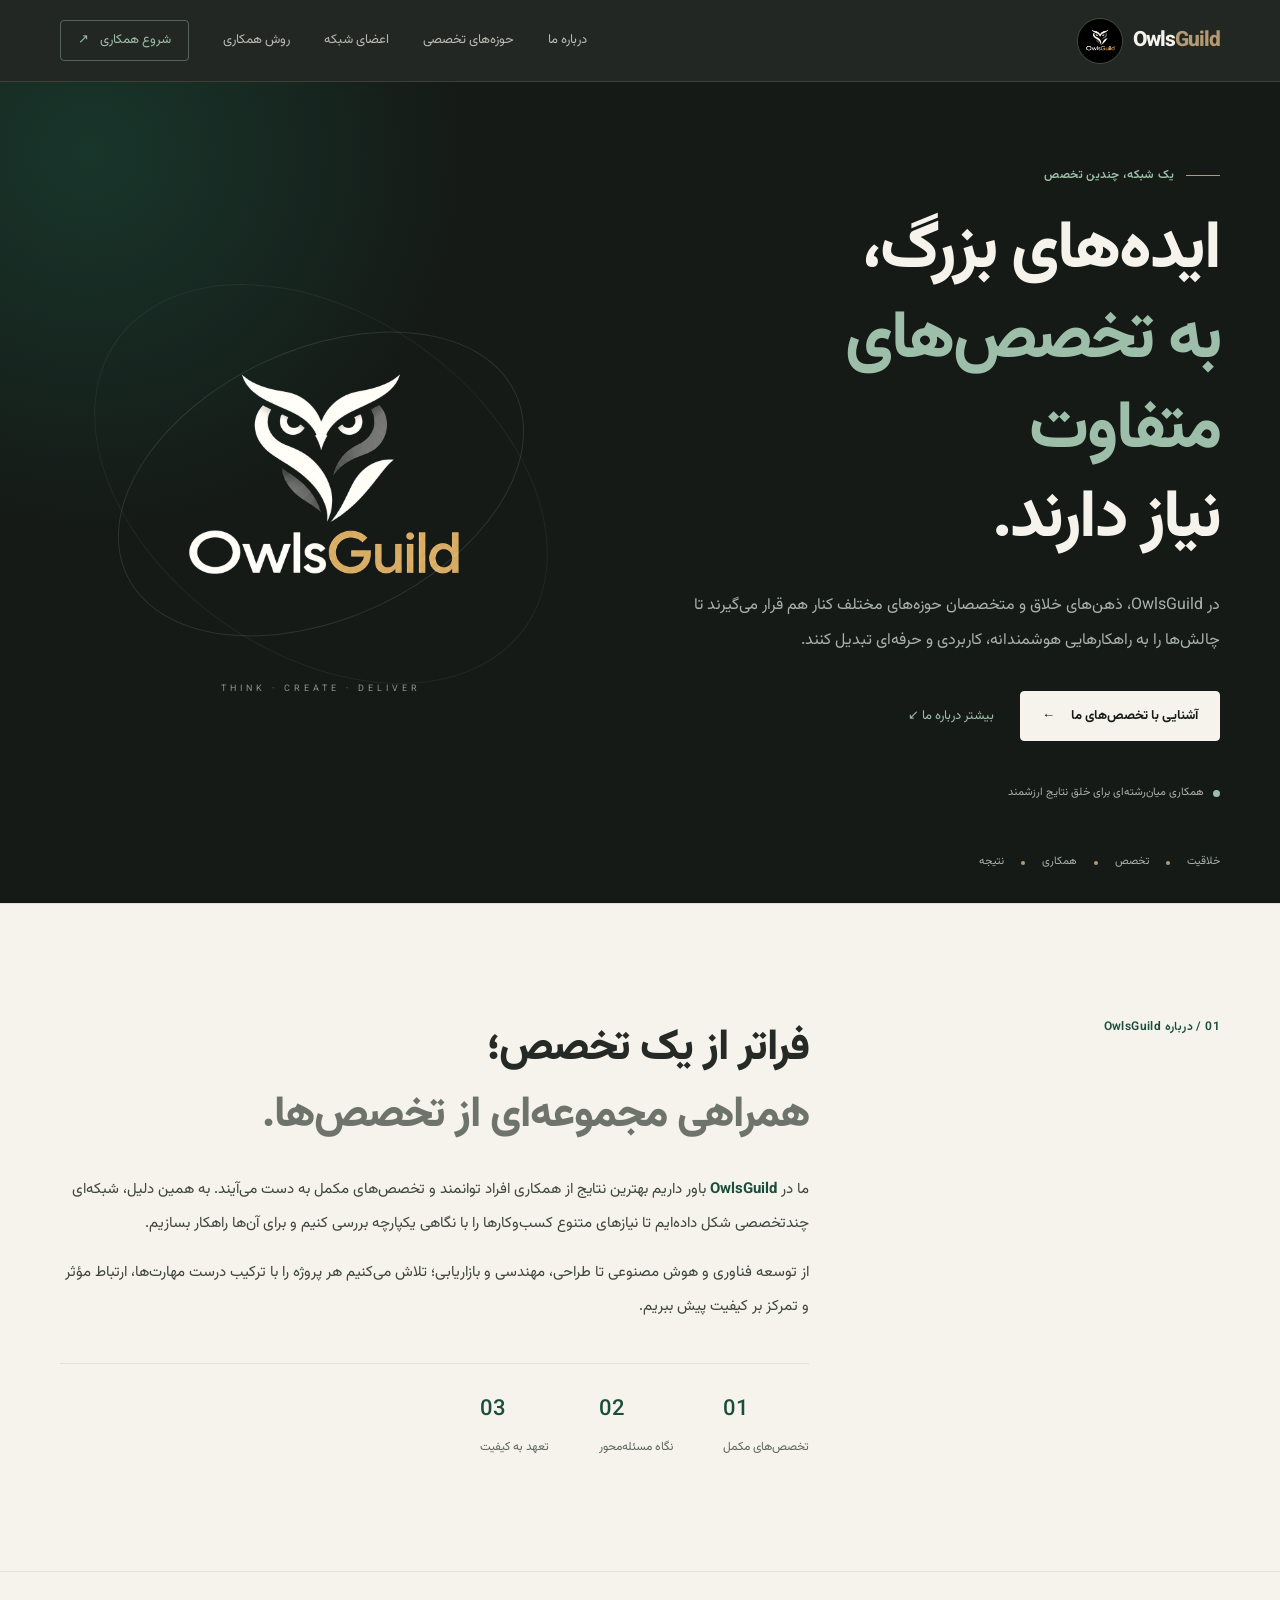
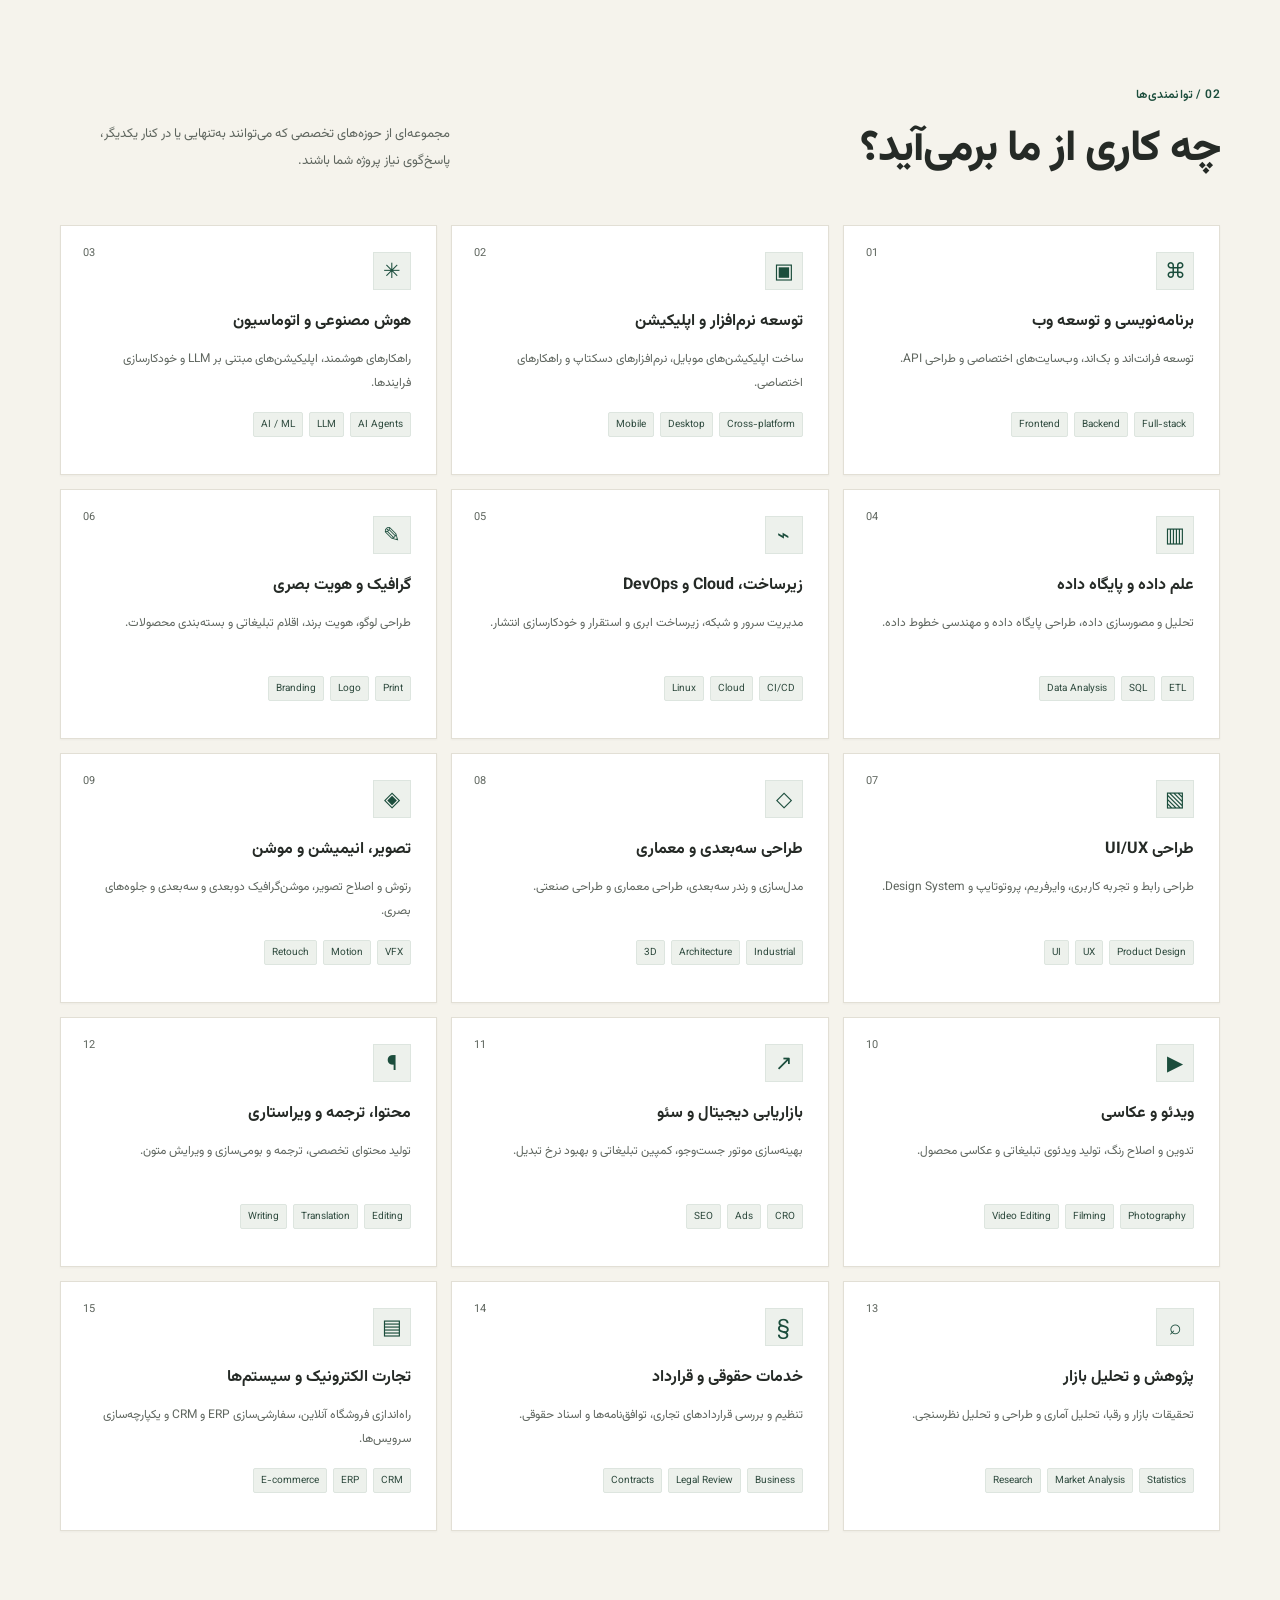
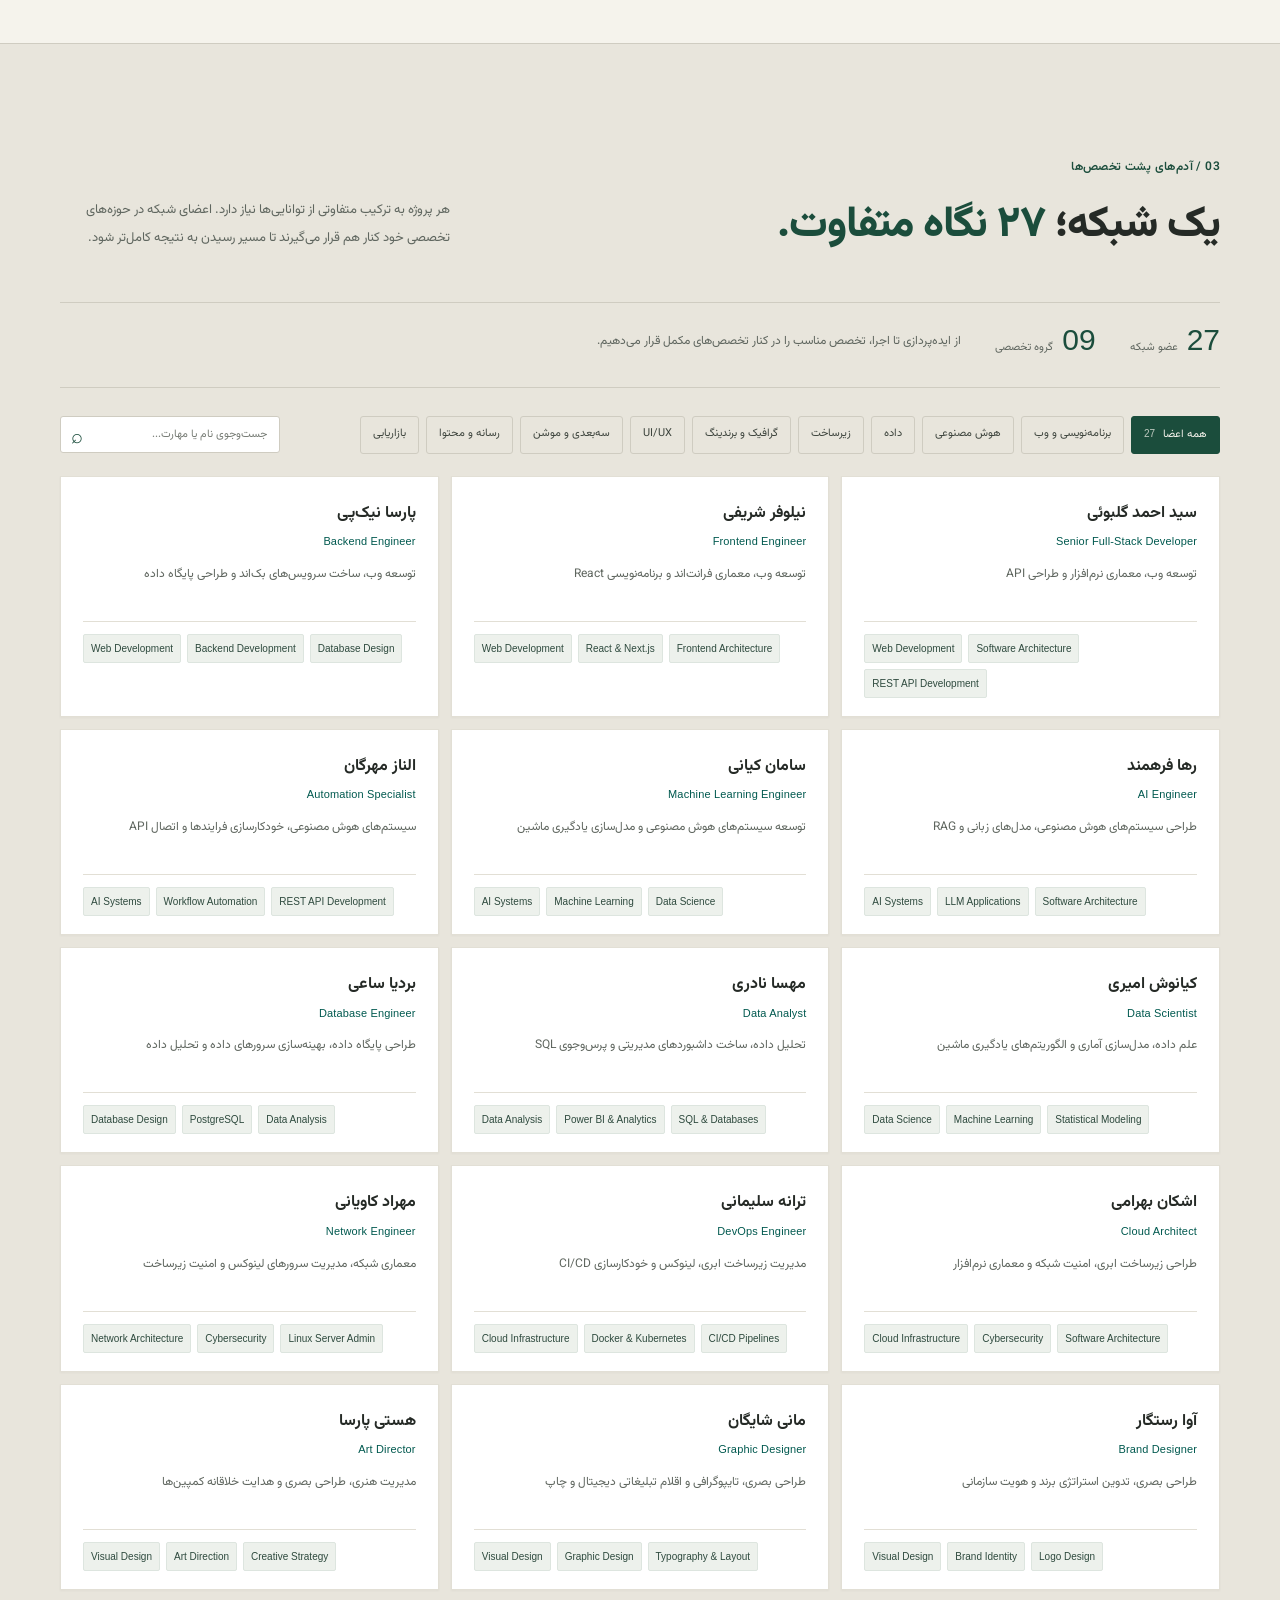
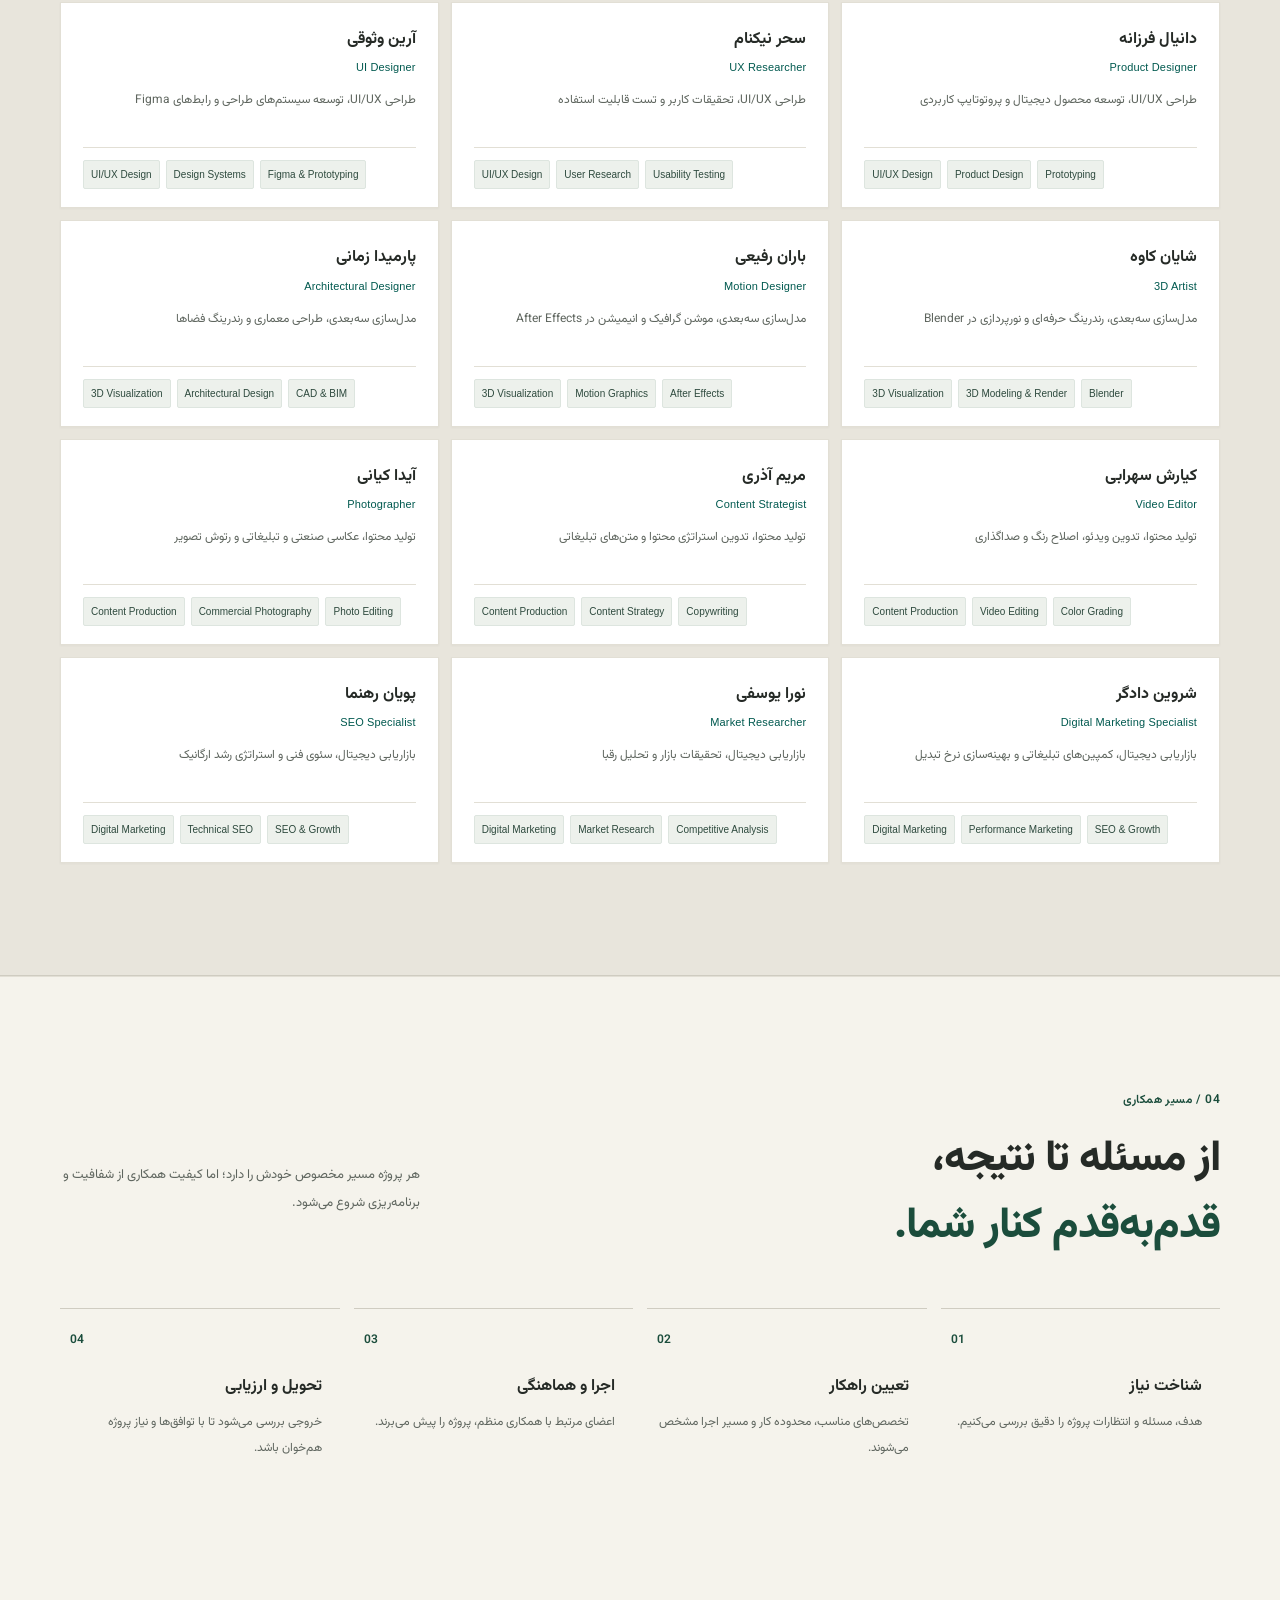
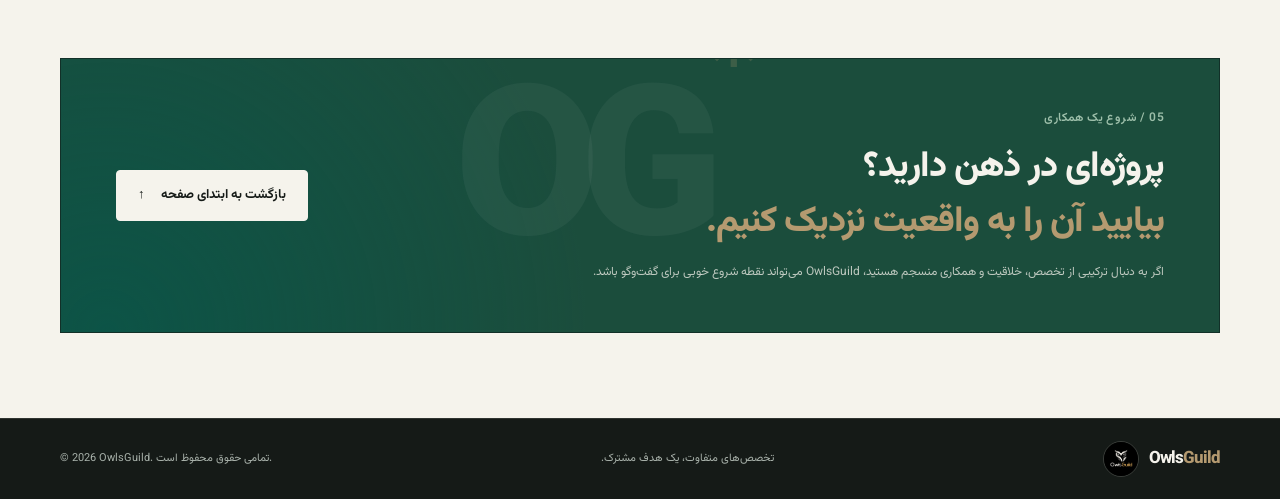
<file: index.html>
<!doctype html>
<html lang="fa" dir="rtl">
<head>
  <meta charset="utf-8">
  <meta name="viewport" content="width=device-width, initial-scale=1">
  <meta name="theme-color" content="#151A17">
  <meta name="description" content="OwlsGuild؛ شبکه‌ای چندتخصصی از افراد خلاق و متخصص در فناوری، هوش مصنوعی، طراحی، مهندسی و بازاریابی برای تبدیل ایده‌ها به راهکارهای حرفه‌ای.">
  <meta name="keywords" content="OwlsGuild, طراحی وب, برنامه نویسی, هوش مصنوعی, طراحی گرافیک, بازاریابی دیجیتال, فریلنسری">
  <meta property="og:type" content="website">
  <meta property="og:title" content="OwlsGuild | تخصص‌های متفاوت، یک هدف مشترک">
  <meta property="og:description" content="شبکه‌ای چندتخصصی برای تبدیل ایده‌ها و نیازهای کسب‌وکارها به راهکارهای حرفه‌ای و عملی.">
  <meta property="og:image" content="assets/images/owlsguild-logo.png">
  <title>OwlsGuild | تخصص‌های متفاوت، یک هدف مشترک</title>
  <link rel="icon" type="image/png" href="assets/images/owlsguild-logo.png">
  <link rel="stylesheet" href="assets/css/styles.css">
  <script type="application/ld+json">
  {
    "@context": "https://schema.org",
    "@type": "Organization",
    "name": "OwlsGuild",
    "url": "https://OwlsGuild.github.io",
    "description": "A multidisciplinary network of creative and skilled professionals working across technology, design, engineering and marketing."
  }
  </script>
</head>
<body>
  <a class="skip-link" href="#main">رفتن به محتوای اصلی</a>
  <header class="site-header" id="top">
    <div class="container nav-wrap">
      <a class="brand" href="#top" aria-label="صفحه اصلی OwlsGuild">
        <img src="assets/images/owlsguild-logo.png" alt="نشان OwlsGuild" width="52" height="52">
        <span>Owls<span class="gold">Guild</span></span>
      </a>
      <button class="menu-toggle" type="button" aria-label="باز کردن منو" aria-expanded="false" aria-controls="main-nav">
        <span></span><span></span><span></span>
      </button>
      <nav class="main-nav" id="main-nav" aria-label="ناوبری اصلی">
        <a href="#about">درباره ما</a>
        <a href="#services">حوزه‌های تخصصی</a>
        <a href="#team">اعضای شبکه</a>
        <a href="#approach">روش همکاری</a>
        <a class="nav-cta" href="#start">شروع همکاری <span aria-hidden="true">↗</span></a>
      </nav>
    </div>
  </header>

  <main id="main">
    <section class="hero section-pad">
      <div class="hero-glow" aria-hidden="true"></div>
      <div class="container hero-grid">
        <div class="hero-copy">
          <div class="eyebrow"><span class="eyebrow-line"></span> یک شبکه، چندین تخصص</div>
          <h1>ایده‌های بزرگ،<br><span class="gold-text">به تخصص‌های متفاوت</span><br>نیاز دارند.</h1>
          <p class="hero-lead">در OwlsGuild، ذهن‌های خلاق و متخصصان حوزه‌های مختلف کنار هم قرار می‌گیرند تا چالش‌ها را به راهکارهایی هوشمندانه، کاربردی و حرفه‌ای تبدیل کنند.</p>
          <div class="hero-actions">
            <a class="button button-primary" href="#services">آشنایی با تخصص‌های ما <span aria-hidden="true">←</span></a>
            <a class="text-link" href="#about">بیشتر درباره ما <span aria-hidden="true">↙</span></a>
          </div>
          <div class="hero-note"><span class="status-dot"></span> همکاری میان‌رشته‌ای برای خلق نتایج ارزشمند</div>
        </div>
        <div class="hero-art" aria-label="لوگوی OwlsGuild">
          <div class="logo-frame"><img src="assets/images/owlsguild-logo.png" alt="لوگوی جغد OwlsGuild"></div>
          <div class="orbit orbit-one"></div>
          <div class="orbit orbit-two"></div>
          <span class="art-caption">THINK · CREATE · DELIVER</span>
        </div>
      </div>
      <div class="container hero-bottom"><span>خلاقیت</span><i></i><span>تخصص</span><i></i><span>همکاری</span><i></i><span>نتیجه</span></div>
    </section>

    <section class="intro section-pad" id="about">
      <div class="container intro-grid">
        <div class="section-kicker">01 / درباره OwlsGuild</div>
        <div class="intro-content">
          <h2>فراتر از یک تخصص؛<br><span class="muted-heading">همراهی مجموعه‌ای از تخصص‌ها.</span></h2>
          <p>ما در <strong>OwlsGuild</strong> باور داریم بهترین نتایج از همکاری افراد توانمند و تخصص‌های مکمل به دست می‌آیند. به همین دلیل، شبکه‌ای چندتخصصی شکل داده‌ایم تا نیازهای متنوع کسب‌وکارها را با نگاهی یکپارچه بررسی کنیم و برای آن‌ها راهکار بسازیم.</p>
          <p>از توسعه فناوری و هوش مصنوعی تا طراحی، مهندسی و بازاریابی؛ تلاش می‌کنیم هر پروژه را با ترکیب درست مهارت‌ها، ارتباط مؤثر و تمرکز بر کیفیت پیش ببریم.</p>
          <div class="values-row">
            <div><b>01</b><span>تخصص‌های مکمل</span></div>
            <div><b>02</b><span>نگاه مسئله‌محور</span></div>
            <div><b>03</b><span>تعهد به کیفیت</span></div>
          </div>
        </div>
      </div>
    </section>

    <section class="services section-pad" id="services">
      <div class="container">
        <div class="section-heading">
          <div><div class="section-kicker">02 / توانمندی‌ها</div><h2>چه کاری از ما برمی‌آید؟</h2></div>
          <p>مجموعه‌ای از حوزه‌های تخصصی که می‌توانند به‌تنهایی یا در کنار یکدیگر، پاسخ‌گوی نیاز پروژه شما باشند.</p>
        </div>
        <div class="service-grid">
          <article class="service-card"><span class="service-number">01</span><div class="service-icon">⌘</div><h3>برنامه‌نویسی و توسعه وب</h3><p>توسعه فرانت‌اند و بک‌اند، وب‌سایت‌های اختصاصی و طراحی API.</p><div class="tags"><span>Frontend</span><span>Backend</span><span>Full-stack</span></div></article>
          <article class="service-card"><span class="service-number">02</span><div class="service-icon">▣</div><h3>توسعه نرم‌افزار و اپلیکیشن</h3><p>ساخت اپلیکیشن‌های موبایل، نرم‌افزارهای دسکتاپ و راهکارهای اختصاصی.</p><div class="tags"><span>Mobile</span><span>Desktop</span><span>Cross-platform</span></div></article>
          <article class="service-card"><span class="service-number">03</span><div class="service-icon">✳</div><h3>هوش مصنوعی و اتوماسیون</h3><p>راهکارهای هوشمند، اپلیکیشن‌های مبتنی بر LLM و خودکارسازی فرایندها.</p><div class="tags"><span>AI / ML</span><span>LLM</span><span>AI Agents</span></div></article>
          <article class="service-card"><span class="service-number">04</span><div class="service-icon">▥</div><h3>علم داده و پایگاه داده</h3><p>تحلیل و مصورسازی داده، طراحی پایگاه داده و مهندسی خطوط داده.</p><div class="tags"><span>Data Analysis</span><span>SQL</span><span>ETL</span></div></article>
          <article class="service-card"><span class="service-number">05</span><div class="service-icon">⌁</div><h3>زیرساخت، Cloud و DevOps</h3><p>مدیریت سرور و شبکه، زیرساخت ابری و استقرار و خودکارسازی انتشار.</p><div class="tags"><span>Linux</span><span>Cloud</span><span>CI/CD</span></div></article>
          <article class="service-card"><span class="service-number">06</span><div class="service-icon">✎</div><h3>گرافیک و هویت بصری</h3><p>طراحی لوگو، هویت برند، اقلام تبلیغاتی و بسته‌بندی محصولات.</p><div class="tags"><span>Branding</span><span>Logo</span><span>Print</span></div></article>
          <article class="service-card"><span class="service-number">07</span><div class="service-icon">▧</div><h3>طراحی UI/UX</h3><p>طراحی رابط و تجربه کاربری، وایرفریم، پروتوتایپ و Design System.</p><div class="tags"><span>UI</span><span>UX</span><span>Product Design</span></div></article>
          <article class="service-card"><span class="service-number">08</span><div class="service-icon">◇</div><h3>طراحی سه‌بعدی و معماری</h3><p>مدل‌سازی و رندر سه‌بعدی، طراحی معماری و طراحی صنعتی.</p><div class="tags"><span>3D</span><span>Architecture</span><span>Industrial</span></div></article>
          <article class="service-card"><span class="service-number">09</span><div class="service-icon">◈</div><h3>تصویر، انیمیشن و موشن</h3><p>رتوش و اصلاح تصویر، موشن‌گرافیک دوبعدی و سه‌بعدی و جلوه‌های بصری.</p><div class="tags"><span>Retouch</span><span>Motion</span><span>VFX</span></div></article>
          <article class="service-card"><span class="service-number">10</span><div class="service-icon">▶</div><h3>ویدئو و عکاسی</h3><p>تدوین و اصلاح رنگ، تولید ویدئوی تبلیغاتی و عکاسی محصول.</p><div class="tags"><span>Video Editing</span><span>Filming</span><span>Photography</span></div></article>
          <article class="service-card"><span class="service-number">11</span><div class="service-icon">↗</div><h3>بازاریابی دیجیتال و سئو</h3><p>بهینه‌سازی موتور جست‌وجو، کمپین تبلیغاتی و بهبود نرخ تبدیل.</p><div class="tags"><span>SEO</span><span>Ads</span><span>CRO</span></div></article>
          <article class="service-card"><span class="service-number">12</span><div class="service-icon">¶</div><h3>محتوا، ترجمه و ویراستاری</h3><p>تولید محتوای تخصصی، ترجمه و بومی‌سازی و ویرایش متون.</p><div class="tags"><span>Writing</span><span>Translation</span><span>Editing</span></div></article>
          <article class="service-card"><span class="service-number">13</span><div class="service-icon">⌕</div><h3>پژوهش و تحلیل بازار</h3><p>تحقیقات بازار و رقبا، تحلیل آماری و طراحی و تحلیل نظرسنجی.</p><div class="tags"><span>Research</span><span>Market Analysis</span><span>Statistics</span></div></article>
          <article class="service-card"><span class="service-number">14</span><div class="service-icon">§</div><h3>خدمات حقوقی و قرارداد</h3><p>تنظیم و بررسی قراردادهای تجاری، توافق‌نامه‌ها و اسناد حقوقی.</p><div class="tags"><span>Contracts</span><span>Legal Review</span><span>Business</span></div></article>
          <article class="service-card"><span class="service-number">15</span><div class="service-icon">▤</div><h3>تجارت الکترونیک و سیستم‌ها</h3><p>راه‌اندازی فروشگاه آنلاین، سفارشی‌سازی ERP و CRM و یکپارچه‌سازی سرویس‌ها.</p><div class="tags"><span>E-commerce</span><span>ERP</span><span>CRM</span></div></article>
        </div>
      </div>
    </section>


    <section class="team section-pad" id="team">
      <div class="container">
        <div class="section-kicker">03 / آدم‌های پشت تخصص‌ها</div>
        <div class="section-heading team-heading">
          <div><h2>یک شبکه؛ <span class="gold-text">۲۷ نگاه متفاوت.</span></h2></div>
          <p>هر پروژه به ترکیب متفاوتی از توانایی‌ها نیاز دارد. اعضای شبکه در حوزه‌های تخصصی خود کنار هم قرار می‌گیرند تا مسیر رسیدن به نتیجه کامل‌تر شود.</p>
        </div>
        <div class="team-intro-row">
          <div class="team-stat"><strong>27</strong><span>عضو شبکه</span></div>
          <div class="team-stat"><strong>09</strong><span>گروه تخصصی</span></div>
          <p>از ایده‌پردازی تا اجرا، تخصص مناسب را در کنار تخصص‌های مکمل قرار می‌دهیم.</p>
        </div>
        <div class="team-controls" aria-label="فیلتر اعضای شبکه">
          <div class="team-filters" role="group" aria-label="فیلتر بر اساس حوزه تخصصی">
            <button class="team-filter is-active" type="button" data-filter="all" aria-pressed="true">همه اعضا <span>27</span></button>
            <button class="team-filter" type="button" data-filter="برنامه‌نویسی و وب" aria-pressed="false">برنامه‌نویسی و وب</button>
            <button class="team-filter" type="button" data-filter="هوش مصنوعی و اتوماسیون" aria-pressed="false">هوش مصنوعی</button>
            <button class="team-filter" type="button" data-filter="داده و پایگاه داده" aria-pressed="false">داده</button>
            <button class="team-filter" type="button" data-filter="زیرساخت و DevOps" aria-pressed="false">زیرساخت</button>
            <button class="team-filter" type="button" data-filter="گرافیک و برندینگ" aria-pressed="false">گرافیک و برندینگ</button>
            <button class="team-filter" type="button" data-filter="طراحی محصول و UI/UX" aria-pressed="false">UI/UX</button>
            <button class="team-filter" type="button" data-filter="سه‌بعدی، معماری و موشن" aria-pressed="false">سه‌بعدی و موشن</button>
            <button class="team-filter" type="button" data-filter="رسانه و محتوا" aria-pressed="false">رسانه و محتوا</button>
            <button class="team-filter" type="button" data-filter="رشد و بازاریابی" aria-pressed="false">بازاریابی</button>
          </div>
          <label class="team-search"><span class="sr-only">جست‌وجوی اعضا</span><input id="member-search" type="search" placeholder="جست‌وجوی نام یا مهارت..." autocomplete="off"><span aria-hidden="true">⌕</span></label>
        </div>
        <div class="member-grid" id="member-grid">
          <article class="member-card" data-group="برنامه‌نویسی و وب">
            <div class="member-info"><h3>سید احمد گلبوئی</h3><div class="member-role" dir="ltr">Senior Full-Stack Developer</div><p>توسعه وب، معماری نرم‌افزار و طراحی API</p></div>
            <div class="member-tags"><span>Web Development</span><span>Software Architecture</span><span>REST API Development</span></div>
          </article>
          <article class="member-card" data-group="برنامه‌نویسی و وب">
            <div class="member-info"><h3>نیلوفر شریفی</h3><div class="member-role" dir="ltr">Frontend Engineer</div><p>توسعه وب، معماری فرانت‌اند و برنامه‌نویسی React</p></div>
            <div class="member-tags"><span>Web Development</span><span>React & Next.js</span><span>Frontend Architecture</span></div>
          </article>
          <article class="member-card" data-group="برنامه‌نویسی و وب">
            <div class="member-info"><h3>پارسا نیک‌پی</h3><div class="member-role" dir="ltr">Backend Engineer</div><p>توسعه وب، ساخت سرویس‌های بک‌اند و طراحی پایگاه داده</p></div>
            <div class="member-tags"><span>Web Development</span><span>Backend Development</span><span>Database Design</span></div>
          </article>
          <article class="member-card" data-group="هوش مصنوعی و اتوماسیون">
            <div class="member-info"><h3>رها فرهمند</h3><div class="member-role" dir="ltr">AI Engineer</div><p>طراحی سیستم‌های هوش مصنوعی، مدل‌های زبانی و RAG</p></div>
            <div class="member-tags"><span>AI Systems</span><span>LLM Applications</span><span>Software Architecture</span></div>
          </article>
          <article class="member-card" data-group="هوش مصنوعی و اتوماسیون">
            <div class="member-info"><h3>سامان کیانی</h3><div class="member-role" dir="ltr">Machine Learning Engineer</div><p>توسعه سیستم‌های هوش مصنوعی و مدل‌سازی یادگیری ماشین</p></div>
            <div class="member-tags"><span>AI Systems</span><span>Machine Learning</span><span>Data Science</span></div>
          </article>
          <article class="member-card" data-group="هوش مصنوعی و اتوماسیون">
            <div class="member-info"><h3>الناز مهرگان</h3><div class="member-role" dir="ltr">Automation Specialist</div><p>سیستم‌های هوش مصنوعی، خودکارسازی فرایندها و اتصال API</p></div>
            <div class="member-tags"><span>AI Systems</span><span>Workflow Automation</span><span>REST API Development</span></div>
          </article>
          <article class="member-card" data-group="داده و پایگاه داده">
            <div class="member-info"><h3>کیانوش امیری</h3><div class="member-role" dir="ltr">Data Scientist</div><p>علم داده، مدل‌سازی آماری و الگوریتم‌های یادگیری ماشین</p></div>
            <div class="member-tags"><span>Data Science</span><span>Machine Learning</span><span>Statistical Modeling</span></div>
          </article>
          <article class="member-card" data-group="داده و پایگاه داده">
            <div class="member-info"><h3>مهسا نادری</h3><div class="member-role" dir="ltr">Data Analyst</div><p>تحلیل داده، ساخت داشبوردهای مدیریتی و پرس‌وجوی SQL</p></div>
            <div class="member-tags"><span>Data Analysis</span><span>Power BI & Analytics</span><span>SQL & Databases</span></div>
          </article>
          <article class="member-card" data-group="داده و پایگاه داده">
            <div class="member-info"><h3>بردیا ساعی</h3><div class="member-role" dir="ltr">Database Engineer</div><p>طراحی پایگاه داده، بهینه‌سازی سرورهای داده و تحلیل داده</p></div>
            <div class="member-tags"><span>Database Design</span><span>PostgreSQL</span><span>Data Analysis</span></div>
          </article>
          <article class="member-card" data-group="زیرساخت و DevOps">
            <div class="member-info"><h3>اشکان بهرامی</h3><div class="member-role" dir="ltr">Cloud Architect</div><p>طراحی زیرساخت ابری، امنیت شبکه و معماری نرم‌افزار</p></div>
            <div class="member-tags"><span>Cloud Infrastructure</span><span>Cybersecurity</span><span>Software Architecture</span></div>
          </article>
          <article class="member-card" data-group="زیرساخت و DevOps">
            <div class="member-info"><h3>ترانه سلیمانی</h3><div class="member-role" dir="ltr">DevOps Engineer</div><p>مدیریت زیرساخت ابری، لینوکس و خودکارسازی CI/CD</p></div>
            <div class="member-tags"><span>Cloud Infrastructure</span><span>Docker & Kubernetes</span><span>CI/CD Pipelines</span></div>
          </article>
          <article class="member-card" data-group="زیرساخت و DevOps">
            <div class="member-info"><h3>مهراد کاویانی</h3><div class="member-role" dir="ltr">Network Engineer</div><p>معماری شبکه، مدیریت سرورهای لینوکس و امنیت زیرساخت</p></div>
            <div class="member-tags"><span>Network Architecture</span><span>Cybersecurity</span><span>Linux Server Admin</span></div>
          </article>
          <article class="member-card" data-group="گرافیک و برندینگ">
            <div class="member-info"><h3>آوا رستگار</h3><div class="member-role" dir="ltr">Brand Designer</div><p>طراحی بصری، تدوین استراتژی برند و هویت سازمانی</p></div>
            <div class="member-tags"><span>Visual Design</span><span>Brand Identity</span><span>Logo Design</span></div>
          </article>
          <article class="member-card" data-group="گرافیک و برندینگ">
            <div class="member-info"><h3>مانی شایگان</h3><div class="member-role" dir="ltr">Graphic Designer</div><p>طراحی بصری، تایپوگرافی و اقلام تبلیغاتی دیجیتال و چاپ</p></div>
            <div class="member-tags"><span>Visual Design</span><span>Graphic Design</span><span>Typography & Layout</span></div>
          </article>
          <article class="member-card" data-group="گرافیک و برندینگ">
            <div class="member-info"><h3>هستی پارسا</h3><div class="member-role" dir="ltr">Art Director</div><p>مدیریت هنری، طراحی بصری و هدایت خلاقانه کمپین‌ها</p></div>
            <div class="member-tags"><span>Visual Design</span><span>Art Direction</span><span>Creative Strategy</span></div>
          </article>
          <article class="member-card" data-group="طراحی محصول و UI/UX">
            <div class="member-info"><h3>دانیال فرزانه</h3><div class="member-role" dir="ltr">Product Designer</div><p>طراحی UI/UX، توسعه محصول دیجیتال و پروتوتایپ کاربردی</p></div>
            <div class="member-tags"><span>UI/UX Design</span><span>Product Design</span><span>Prototyping</span></div>
          </article>
          <article class="member-card" data-group="طراحی محصول و UI/UX">
            <div class="member-info"><h3>سحر نیکنام</h3><div class="member-role" dir="ltr">UX Researcher</div><p>طراحی UI/UX، تحقیقات کاربر و تست قابلیت استفاده</p></div>
            <div class="member-tags"><span>UI/UX Design</span><span>User Research</span><span>Usability Testing</span></div>
          </article>
          <article class="member-card" data-group="طراحی محصول و UI/UX">
            <div class="member-info"><h3>آرین وثوقی</h3><div class="member-role" dir="ltr">UI Designer</div><p>طراحی UI/UX، توسعه سیستم‌های طراحی و رابط‌های Figma</p></div>
            <div class="member-tags"><span>UI/UX Design</span><span>Design Systems</span><span>Figma & Prototyping</span></div>
          </article>
          <article class="member-card" data-group="سه‌بعدی، معماری و موشن">
            <div class="member-info"><h3>شایان کاوه</h3><div class="member-role" dir="ltr">3D Artist</div><p>مدل‌سازی سه‌بعدی، رندرینگ حرفه‌ای و نورپردازی در Blender</p></div>
            <div class="member-tags"><span>3D Visualization</span><span>3D Modeling & Render</span><span>Blender</span></div>
          </article>
          <article class="member-card" data-group="سه‌بعدی، معماری و موشن">
            <div class="member-info"><h3>باران رفیعی</h3><div class="member-role" dir="ltr">Motion Designer</div><p>مدل‌سازی سه‌بعدی، موشن گرافیک و انیمیشن در After Effects</p></div>
            <div class="member-tags"><span>3D Visualization</span><span>Motion Graphics</span><span>After Effects</span></div>
          </article>
          <article class="member-card" data-group="سه‌بعدی، معماری و موشن">
            <div class="member-info"><h3>پارمیدا زمانی</h3><div class="member-role" dir="ltr">Architectural Designer</div><p>مدل‌سازی سه‌بعدی، طراحی معماری و رندرینگ فضاها</p></div>
            <div class="member-tags"><span>3D Visualization</span><span>Architectural Design</span><span>CAD & BIM</span></div>
          </article>
          <article class="member-card" data-group="رسانه و محتوا">
            <div class="member-info"><h3>کیارش سهرابی</h3><div class="member-role" dir="ltr">Video Editor</div><p>تولید محتوا، تدوین ویدئو، اصلاح رنگ و صداگذاری</p></div>
            <div class="member-tags"><span>Content Production</span><span>Video Editing</span><span>Color Grading</span></div>
          </article>
          <article class="member-card" data-group="رسانه و محتوا">
            <div class="member-info"><h3>مریم آذری</h3><div class="member-role" dir="ltr">Content Strategist</div><p>تولید محتوا، تدوین استراتژی محتوا و متن‌های تبلیغاتی</p></div>
            <div class="member-tags"><span>Content Production</span><span>Content Strategy</span><span>Copywriting</span></div>
          </article>
          <article class="member-card" data-group="رسانه و محتوا">
            <div class="member-info"><h3>آیدا کیانی</h3><div class="member-role" dir="ltr">Photographer</div><p>تولید محتوا، عکاسی صنعتی و تبلیغاتی و رتوش تصویر</p></div>
            <div class="member-tags"><span>Content Production</span><span>Commercial Photography</span><span>Photo Editing</span></div>
          </article>
          <article class="member-card" data-group="رشد و بازاریابی">
            <div class="member-info"><h3>شروین دادگر</h3><div class="member-role" dir="ltr">Digital Marketing Specialist</div><p>بازاریابی دیجیتال، کمپین‌های تبلیغاتی و بهینه‌سازی نرخ تبدیل</p></div>
            <div class="member-tags"><span>Digital Marketing</span><span>Performance Marketing</span><span>SEO & Growth</span></div>
          </article>
          <article class="member-card" data-group="رشد و بازاریابی">
            <div class="member-info"><h3>نورا یوسفی</h3><div class="member-role" dir="ltr">Market Researcher</div><p>بازاریابی دیجیتال، تحقیقات بازار و تحلیل رقبا</p></div>
            <div class="member-tags"><span>Digital Marketing</span><span>Market Research</span><span>Competitive Analysis</span></div>
          </article>
          <article class="member-card" data-group="رشد و بازاریابی">
            <div class="member-info"><h3>پویان رهنما</h3><div class="member-role" dir="ltr">SEO Specialist</div><p>بازاریابی دیجیتال، سئوی فنی و استراتژی رشد ارگانیک</p></div>
            <div class="member-tags"><span>Digital Marketing</span><span>Technical SEO</span><span>SEO & Growth</span></div>
          </article>
        </div>
        <p class="team-empty" id="team-empty" hidden>عضوی با این نام یا مهارت پیدا نشد.</p>
      </div>
    </section>

    <section class="approach section-pad" id="approach">
      <div class="container">
        <div class="section-kicker">04 / مسیر همکاری</div>
        <div class="section-heading approach-heading"><h2>از مسئله تا نتیجه،<br><span class="gold-text">قدم‌به‌قدم کنار شما.</span></h2><p>هر پروژه مسیر مخصوص خودش را دارد؛ اما کیفیت همکاری از شفافیت و برنامه‌ریزی شروع می‌شود.</p></div>
        <div class="steps-grid">
          <div class="step"><span>01</span><h3>شناخت نیاز</h3><p>هدف، مسئله و انتظارات پروژه را دقیق بررسی می‌کنیم.</p></div>
          <div class="step"><span>02</span><h3>تعیین راهکار</h3><p>تخصص‌های مناسب، محدوده کار و مسیر اجرا مشخص می‌شوند.</p></div>
          <div class="step"><span>03</span><h3>اجرا و هماهنگی</h3><p>اعضای مرتبط با همکاری منظم، پروژه را پیش می‌برند.</p></div>
          <div class="step"><span>04</span><h3>تحویل و ارزیابی</h3><p>خروجی بررسی می‌شود تا با توافق‌ها و نیاز پروژه هم‌خوان باشد.</p></div>
        </div>
      </div>
    </section>

    <section class="closing section-pad" id="start">
      <div class="container closing-box">
        <div class="closing-mark">OG<span>✳</span></div>
        <div class="closing-copy"><div class="section-kicker">05 / شروع یک همکاری</div><h2>پروژه‌ای در ذهن دارید؟<br><span class="gold-text">بیایید آن را به واقعیت نزدیک کنیم.</span></h2><p>اگر به دنبال ترکیبی از تخصص، خلاقیت و همکاری منسجم هستید، OwlsGuild می‌تواند نقطه شروع خوبی برای گفت‌وگو باشد.</p></div>
        <a class="button button-primary" href="#top">بازگشت به ابتدای صفحه <span aria-hidden="true">↑</span></a>
      </div>
    </section>
  </main>

  <footer class="site-footer">
    <div class="container footer-wrap">
      <a class="brand footer-brand" href="#top"><img src="assets/images/owlsguild-logo.png" alt="" width="42" height="42"><span>Owls<span class="gold">Guild</span></span></a>
      <p>تخصص‌های متفاوت، یک هدف مشترک.</p>
      <span class="copyright">© <span id="year">2026</span> OwlsGuild. تمامی حقوق محفوظ است.</span>
    </div>
  </footer>
  <script src="assets/js/main.js" defer></script>
</body>
</html>
</file>
<file: assets/css/styles.css>
@import url('https://fonts.googleapis.com/css2?family=Vazirmatn:wght@300;400;500;600;700;800;900&display=swap');

/* ============================================================
   OWLSGUILD — COLOR SYSTEM
   Deep bottle green · warm ivory · charcoal · muted sage
   ------------------------------------------------------------
   Distribution budget (enforced by section art direction):
     ~74%  warm neutral surfaces (ivory / stone / white)
     ~19%  near-black & bottle-green surfaces (header, hero, CTA, footer)
      ~7%  accents (sage / racing green / champagne)
   ============================================================ */

:root {
  /* Brand */
  --color-brand-primary: #1B4D3C;      /* deep bottle green — signature */
  --color-brand-secondary: #00594F;    /* racing green — technical labels */
  --color-brand-deep: #123028;         /* pressed / deepest green */

  /* Light surfaces */
  --color-background: #F5F3EC;         /* warm ivory */
  --color-surface: #FFFFFF;
  --color-surface-muted: #E8E5DC;      /* warm stone */

  /* Dark surfaces */
  --color-dark-background: #151A17;    /* near black green */
  --color-dark-surface: #1B221E;

  /* Text — light contexts */
  --color-text-primary: #252A26;
  --color-text-body: #3E453E;          /* derived: #777C75 fails 4.5:1 for body copy */
  --color-text-secondary: #5F665F;     /* derived: passes 4.5:1 on ivory and stone */
  --color-text-muted: #777C75;         /* large or decorative use only */
  --color-text-soft: #6E746C;          /* large headings on ivory */
  --color-text-inverse: #F5F3EC;
  --color-text-on-tint: #2E4A3E;       /* skill chips on green tint */

  /* Text — dark contexts */
  --color-text-on-dark: #F5F3EC;
  --color-text-on-dark-muted: #A9B2AB;

  /* Accents */
  --color-accent-sage: #9DBFAA;
  --color-accent-champagne: #B49A70;

  /* Lines */
  --color-line: #E2DFD5;
  --color-line-strong: #CFCCC1;
  --color-line-hover: #B8B5A9;
  --color-line-on-dark: rgba(245, 243, 236, 0.12);
  --color-ivory-strong: #E4E1D6;

  /* Tints */
  --color-brand-tint: #EDF1EC;
  --color-brand-tint-strong: #DDE5DF;
  --color-sage-tint: rgba(157, 191, 170, 0.16);

  /* Interaction */
  --color-focus: #1B4D3C;              /* overridden to sage on dark surfaces */
  --color-disabled-bg: #EDEBE3;
  --color-disabled-text: #9A9E97;

  /* Feedback */
  --color-success: #2C6A4C;
  --color-warning: #8A6420;
  --color-error: #9B3B34;

  /* Shadows — deliberately shallow */
  --shadow-card: 0 1px 2px rgba(21, 26, 23, 0.04);
  --shadow-lift: 0 10px 28px rgba(21, 26, 23, 0.08);

  /* Type */
  --font: 'Vazirmatn', Tahoma, Arial, sans-serif;
  --container: 1160px;
}

* { box-sizing: border-box; }
html { color-scheme: light; scroll-behavior: smooth; scroll-padding-top: 90px; }
body {
  margin: 0;
  background: var(--color-background);
  color: var(--color-text-primary);
  font-family: var(--font);
  line-height: 1.9;
  font-size: 15px;
  -webkit-font-smoothing: antialiased;
}
a { color: inherit; text-decoration: none; }
img { max-width: 100%; display: block; }
button { font: inherit; }
::selection { background: var(--color-accent-sage); color: var(--color-dark-background); }

h1, h2, h3, p { margin-top: 0; }

/* ---------- Shared layout ---------- */
.container { width: min(var(--container), calc(100% - 48px)); margin-inline: auto; }
.section-pad { padding: 112px 0; }
.sr-only {
  position: absolute; width: 1px; height: 1px; padding: 0; margin: -1px;
  overflow: hidden; clip: rect(0, 0, 0, 0); white-space: nowrap; border: 0;
}

/* ---------- Focus system ---------- */
a:focus-visible,
button:focus-visible,
input:focus-visible {
  outline: 2px solid var(--color-focus);
  outline-offset: 3px;
  border-radius: 2px;
}
.site-header, .hero, .closing, .site-footer { --color-focus: var(--color-accent-sage); }

/* ---------- Skip link ---------- */
.skip-link {
  position: absolute; top: -60px; right: 16px;
  background: var(--color-text-on-dark); color: var(--color-text-primary);
  padding: 8px 14px; z-index: 100; font-size: 13px;
}
.skip-link:focus { top: 12px; }

/* ============================================================
   HEADER — near-black masthead, ivory type, champagne wordmark
   ============================================================ */
.site-header {
  height: 82px; position: sticky; top: 0; z-index: 50;
  background: rgba(21, 26, 23, 0.94);
  backdrop-filter: blur(18px);
  border-bottom: 1px solid var(--color-line-on-dark);
}
.nav-wrap, .main-nav, .brand { display: flex; align-items: center; }
.nav-wrap { height: 100%; justify-content: space-between; }
.brand {
  gap: 10px; font-size: 21px; font-weight: 800;
  direction: ltr; letter-spacing: -1px; color: var(--color-text-on-dark);
}
.brand img {
  width: 46px; height: 46px; object-fit: cover; border-radius: 50%;
  border: 1px solid rgba(245, 243, 236, 0.16);
}
.brand .gold { color: var(--color-accent-champagne); }
.main-nav { gap: 34px; color: rgba(245, 243, 236, 0.72); font-size: 13px; }
.main-nav a { transition: color 0.2s; }
.main-nav a:hover { color: var(--color-text-on-dark); }
.main-nav .nav-cta {
  color: var(--color-accent-sage);
  border: 1px solid rgba(157, 191, 170, 0.42);
  padding: 7px 17px; border-radius: 4px;
  transition: background 0.2s, color 0.2s, border-color 0.2s;
}
.main-nav .nav-cta:hover {
  background: rgba(157, 191, 170, 0.1);
  border-color: rgba(157, 191, 170, 0.6);
  color: var(--color-text-on-dark);
}
.nav-cta span { margin-right: 8px; }
.menu-toggle { display: none; background: none; border: 0; padding: 8px; }
.menu-toggle span { display: block; width: 24px; height: 2px; background: var(--color-text-on-dark); margin: 5px; }

/* ============================================================
   HERO — near-black ground, one restrained green wash
   ============================================================ */
.hero {
  position: relative; overflow: hidden;
  padding-top: 82px; padding-bottom: 30px; min-height: 650px;
  background: var(--color-dark-background);
  color: var(--color-text-on-dark);
}
.hero-glow {
  position: absolute; width: 780px; height: 780px; left: -300px; top: -320px;
  background: radial-gradient(circle, rgba(27, 77, 60, 0.55), transparent 68%);
  pointer-events: none;
}
.hero-grid {
  display: grid; grid-template-columns: 1.05fr 0.95fr;
  align-items: center; gap: 60px; position: relative;
}
.eyebrow, .section-kicker {
  font-size: 12px; font-weight: 600; letter-spacing: 0.4px;
}
.eyebrow { display: flex; align-items: center; gap: 12px; color: var(--color-accent-sage); }
.eyebrow-line { width: 34px; height: 1px; background: var(--color-accent-champagne); }
.hero h1 {
  font-size: clamp(42px, 5.2vw, 68px);
  line-height: 1.35; letter-spacing: -2px;
  margin: 20px 0 22px; font-weight: 800; color: var(--color-text-on-dark);
}
.hero .gold-text { color: var(--color-accent-sage); }
.hero-lead {
  color: var(--color-text-on-dark-muted);
  max-width: 570px; font-size: 16px; line-height: 2.2;
}
.hero-actions { display: flex; align-items: center; gap: 26px; margin-top: 32px; }
.button {
  display: inline-flex; align-items: center; justify-content: center; gap: 16px;
  padding: 12px 21px; border-radius: 4px; border: 1px solid transparent;
  font-size: 13px; font-weight: 700;
  transition: transform 0.2s, background 0.2s, border-color 0.2s, color 0.2s;
}
.button:hover { transform: translateY(-2px); }
.button-primary { background: var(--color-brand-primary); color: var(--color-text-inverse); }
.button-primary:hover { background: var(--color-brand-deep); }
.button-primary:active { transform: translateY(0); }
.button[disabled], .button[aria-disabled="true"] {
  background: var(--color-disabled-bg); color: var(--color-disabled-text);
  cursor: not-allowed; transform: none;
}
/* On dark grounds the button inverts to ivory for maximum presence */
.hero .button-primary,
.closing .button-primary {
  background: var(--color-text-inverse); color: var(--color-dark-background);
  border-color: var(--color-text-inverse);
}
.hero .button-primary:hover,
.closing .button-primary:hover { background: var(--color-ivory-strong); border-color: var(--color-ivory-strong); }
.text-link { font-size: 13px; color: var(--color-accent-sage); transition: color 0.2s; }
.text-link:hover { color: var(--color-text-on-dark); }
.hero-note {
  display: flex; align-items: center; gap: 9px;
  color: var(--color-text-on-dark-muted); font-size: 11px; margin-top: 42px;
}
.status-dot {
  width: 7px; height: 7px; border-radius: 50%;
  background: var(--color-accent-sage);
}
.hero-art { position: relative; min-height: 440px; display: grid; place-items: center; }
.logo-frame {
  width: min(420px, 100%); position: relative; z-index: 2;
  border-radius: 50%; overflow: hidden; mix-blend-mode: screen;
}
.logo-frame img { width: 100%; height: auto; filter: contrast(1.04); }
.orbit { position: absolute; border-radius: 50%; transform: rotate(-25deg); border: 1px solid rgba(157, 191, 170, 0.16); }
.orbit-one { width: 430px; height: 270px; }
.orbit-two { width: 500px; height: 340px; border-color: rgba(245, 243, 236, 0.06); transform: rotate(35deg); }
.art-caption {
  position: absolute; bottom: 6px; left: 50%; transform: translateX(-50%);
  font-size: 9px; letter-spacing: 4px; color: rgba(169, 178, 171, 0.8);
  direction: ltr; white-space: nowrap;
}
.hero-bottom {
  display: flex; align-items: center; gap: 17px;
  color: var(--color-text-on-dark-muted); font-size: 11px; margin-top: 48px;
}
.hero-bottom i { width: 4px; height: 4px; background: var(--color-accent-champagne); border-radius: 50%; }

/* ============================================================
   ABOUT — warm ivory, editorial, green headings
   ============================================================ */
.intro {
  background: var(--color-background);
  border-top: 1px solid var(--color-line);
  border-bottom: 1px solid var(--color-line);
}
.intro-grid { display: grid; grid-template-columns: 0.65fr 1.35fr; gap: 50px; }
.section-kicker { color: var(--color-brand-primary); }
.intro-content h2,
.section-heading h2,
.closing-copy h2 {
  font-size: clamp(29px, 3.5vw, 43px); line-height: 1.55;
  margin: 0 0 24px; font-weight: 800; letter-spacing: -1px;
  color: var(--color-text-primary);
}
.muted-heading { color: var(--color-text-soft); }
.intro-content p { color: var(--color-text-body); max-width: 760px; line-height: 2.25; }
.intro-content strong { color: var(--color-brand-primary); }
.values-row {
  display: flex; gap: 50px; margin-top: 40px; padding-top: 25px;
  border-top: 1px solid var(--color-line);
}
.values-row div { display: flex; flex-direction: column; gap: 5px; }
.values-row b { font-size: 22px; color: var(--color-brand-primary); font-weight: 500; direction: ltr; }
.values-row span { font-size: 12px; color: var(--color-text-secondary); }

/* ============================================================
   SERVICES — ivory section, white cards, one green per card
   ============================================================ */
.services { background: var(--color-background); }
.section-heading {
  display: flex; align-items: end; justify-content: space-between;
  gap: 40px; margin-bottom: 42px;
}
.section-heading h2 { margin: 10px 0 0; }
.section-heading > p {
  max-width: 390px; color: var(--color-text-secondary);
  font-size: 13px; margin: 0 0 8px; line-height: 2.1;
}
.service-grid { display: grid; grid-template-columns: repeat(3, 1fr); gap: 14px; }
.service-card {
  position: relative; min-height: 250px; padding: 26px 25px 22px;
  background: var(--color-surface);
  border: 1px solid var(--color-line);
  box-shadow: var(--shadow-card);
  transition: border-color 0.25s, transform 0.25s, box-shadow 0.25s;
  overflow: hidden;
}
.service-card:hover {
  border-color: var(--color-accent-sage);
  transform: translateY(-3px);
  box-shadow: var(--shadow-lift);
}
.service-number {
  position: absolute; left: 22px; top: 18px;
  color: var(--color-text-secondary); font-size: 11px; direction: ltr;
  font-variant-numeric: tabular-nums;
}
.service-icon {
  width: 38px; height: 38px; display: grid; place-items: center;
  color: var(--color-brand-primary);
  background: var(--color-brand-tint);
  border: 1px solid var(--color-brand-tint-strong);
  font-size: 21px; margin-bottom: 17px;
}
.service-card h3 { font-size: 16px; margin: 0 0 9px; font-weight: 700; color: var(--color-text-primary); }
.service-card p { color: var(--color-text-secondary); font-size: 12px; line-height: 2; margin: 0 0 17px; min-height: 48px; }
.tags { display: flex; flex-wrap: wrap; gap: 6px; direction: ltr; justify-content: flex-end; }
.tags span {
  font-size: 10px; color: var(--color-text-on-tint);
  background: var(--color-brand-tint);
  border: 1px solid var(--color-brand-tint-strong);
  padding: 2px 7px; border-radius: 2px;
}

/* ============================================================
   MEMBERS — warm stone section, white cards, dense but calm
   ============================================================ */
.team {
  background: var(--color-surface-muted);
  border-top: 1px solid var(--color-line-strong);
  border-bottom: 1px solid var(--color-line-strong);
}
.team .gold-text { color: var(--color-brand-primary); }
.team-heading { margin-top: 14px; }
.team-heading h2 { margin: 0; }
.team-intro-row {
  display: flex; align-items: center; gap: 34px;
  padding: 22px 0 28px;
  border-top: 1px solid var(--color-line-strong);
  border-bottom: 1px solid var(--color-line-strong);
  margin-bottom: 28px;
}
.team-stat { display: flex; align-items: baseline; gap: 9px; white-space: nowrap; }
.team-stat strong {
  font-family: Arial, sans-serif; font-size: 30px; line-height: 1;
  color: var(--color-brand-primary); font-weight: 500; direction: ltr;
}
.team-stat span { font-size: 11px; color: var(--color-text-secondary); }
.team-intro-row > p { margin: 0 0 0 auto; color: var(--color-text-secondary); font-size: 12px; }

.team-controls { display: flex; justify-content: space-between; align-items: flex-start; gap: 18px; margin-bottom: 22px; }
.team-filters { display: flex; flex-wrap: wrap; gap: 7px; }
.team-filter {
  border: 1px solid var(--color-line-strong);
  background: transparent;
  color: var(--color-text-body);
  padding: 7px 12px; border-radius: 3px; font-size: 11px;
  cursor: pointer;
  transition: background 0.2s, color 0.2s, border-color 0.2s;
}
.team-filter:hover { background: var(--color-brand-tint); border-color: var(--color-accent-sage); }
.team-filter.is-active,
.team-filter[aria-pressed="true"] {
  background: var(--color-brand-primary);
  border-color: var(--color-brand-primary);
  color: var(--color-text-inverse);
}
.team-filter span { font-family: Arial, sans-serif; font-size: 10px; margin-right: 5px; color: inherit; opacity: 0.75; }
.team-filter[disabled] { opacity: 0.5; cursor: not-allowed; }

.team-search { position: relative; flex: 0 0 220px; }
.team-search input {
  width: 100%; height: 37px;
  border: 1px solid var(--color-line-strong);
  background: var(--color-surface);
  color: var(--color-text-primary);
  border-radius: 3px; padding: 0 12px 0 34px;
  font: inherit; font-size: 11px; outline: none;
  transition: border-color 0.2s, box-shadow 0.2s;
}
.team-search input::placeholder { color: var(--color-text-muted); }
.team-search input:hover { border-color: var(--color-line-hover); }
.team-search input:focus {
  border-color: var(--color-brand-primary);
  box-shadow: 0 0 0 3px var(--color-sage-tint);
}
.team-search > span:last-child {
  position: absolute; left: 11px; top: 3px; font-size: 20px;
  color: var(--color-brand-primary); pointer-events: none;
}

.member-grid { display: grid; grid-template-columns: repeat(3, minmax(0, 1fr)); gap: 12px; }
.member-card {
  position: relative; min-width: 0; padding: 22px 22px 18px;
  background: var(--color-surface);
  border: 1px solid var(--color-line);
  box-shadow: var(--shadow-card);
  transition: border-color 0.22s, transform 0.22s, box-shadow 0.22s;
  overflow: hidden;
}
.member-card:hover {
  border-color: var(--color-accent-sage);
  transform: translateY(-3px);
  box-shadow: var(--shadow-lift);
}
.member-card[hidden] { display: none; }
.member-info h3 { font-size: 16px; font-weight: 700; margin: 0 0 2px; color: var(--color-text-primary); }
.member-role {
  font-family: Arial, sans-serif; font-size: 11px; letter-spacing: 0.15px;
  color: var(--color-brand-secondary); text-align: right; margin-bottom: 11px;
}
.member-info p { font-size: 12px; color: var(--color-text-secondary); line-height: 1.95; margin: 0; min-height: 44px; }
.member-tags {
  display: flex; flex-wrap: wrap; gap: 6px; margin-top: 14px; padding-top: 12px;
  border-top: 1px solid var(--color-line);
  direction: ltr; justify-content: flex-start;
}
.member-tags span {
  font-family: Arial, sans-serif; font-size: 10px; color: var(--color-text-on-tint);
  background: var(--color-brand-tint);
  border: 1px solid var(--color-brand-tint-strong);
  padding: 4px 7px; border-radius: 2px;
}
.team-empty { text-align: center; color: var(--color-text-secondary); padding: 30px; }

/* ============================================================
   PROCESS — ivory, sequence carried by number + hairline
   ============================================================ */
.approach { background: var(--color-background); border-top: 1px solid var(--color-line); }
.approach-heading { margin-top: 15px; align-items: center; }
.approach-heading h2 { margin: 0; }
.approach-heading > p { max-width: 360px; }
.approach .gold-text { color: var(--color-brand-primary); }
.steps-grid { display: grid; grid-template-columns: repeat(4, 1fr); gap: 14px; margin-top: 48px; }
.step { border-top: 1px solid var(--color-line-strong); padding: 20px 18px 0 10px; }
.step > span {
  font-size: 12px; color: var(--color-brand-primary); direction: ltr;
  display: block; margin-bottom: 20px; font-weight: 600;
}
.step h3 { font-size: 16px; margin: 0 0 8px; color: var(--color-text-primary); }
.step p { font-size: 12px; color: var(--color-text-secondary); line-height: 2.1; margin: 0; }

/* ============================================================
   CLOSING — bottle green card, racing-green wash, champagne mark
   ============================================================ */
.closing { padding-top: 85px; padding-bottom: 85px; background: var(--color-background); }
.closing-box {
  position: relative; overflow: hidden;
  border: 1px solid var(--color-brand-deep);
  background:
    radial-gradient(circle at 4% 100%, rgba(0, 89, 79, 0.55), transparent 42%),
    var(--color-brand-primary);
  padding: 48px 55px;
  display: flex; align-items: center; justify-content: space-between; gap: 30px;
  color: var(--color-text-on-dark);
}
.closing-mark {
  position: absolute; left: 34%; top: -75px;
  font-size: 210px; font-weight: 900;
  color: rgba(245, 243, 236, 0.05);
  direction: ltr; letter-spacing: -20px;
}
.closing-mark span { color: rgba(180, 154, 112, 0.22); font-size: 70px; vertical-align: top; }
.closing-copy { position: relative; z-index: 1; }
.closing .section-kicker { color: var(--color-accent-sage); }
.closing-copy h2 { font-size: clamp(25px, 3vw, 36px); margin: 10px 0; color: var(--color-text-on-dark); }
.closing .gold-text { color: var(--color-accent-champagne); }
.closing-copy p { max-width: 600px; color: rgba(245, 243, 236, 0.74); font-size: 12px; margin: 0; }
.closing-box > .button { position: relative; z-index: 1; white-space: nowrap; }

/* ============================================================
   FOOTER — near-black, quiet
   ============================================================ */
.site-footer {
  border-top: 1px solid var(--color-line-on-dark);
  padding: 22px 0;
  background: var(--color-dark-background);
  color: var(--color-text-on-dark);
}
.footer-wrap { display: flex; align-items: center; justify-content: space-between; gap: 20px; }
.footer-brand { font-size: 17px; }
.footer-brand img { width: 36px; height: 36px; }
.footer-wrap p, .copyright { font-size: 11px; color: var(--color-text-on-dark-muted); margin: 0; }
.copyright { direction: ltr; }
.footer-wrap p { color: var(--color-text-on-dark-muted); }

/* ---------- Status utilities ---------- */
.is-success { color: var(--color-success); }
.is-warning { color: var(--color-warning); }
.is-error { color: var(--color-error); }

/* ============================================================
   RESPONSIVE
   ============================================================ */
@media (max-width: 900px) {
  .hero-grid { gap: 20px; }
  .hero-art { min-height: 350px; }
  .logo-frame { width: 340px; }
  .orbit-one { width: 350px; height: 230px; }
  .orbit-two { width: 400px; height: 280px; }
  .service-grid { grid-template-columns: repeat(2, 1fr); }
  .intro-grid { gap: 25px; }
  .closing-box { padding: 38px; align-items: flex-start; flex-direction: column; }
  .closing-box > .button { margin-top: 8px; }
  .team-controls { display: block; }
  .team-search { display: block; max-width: 320px; margin-top: 14px; }
  .member-grid { grid-template-columns: repeat(2, minmax(0, 1fr)); }
}

@media (max-width: 640px) {
  .container { width: min(100% - 32px, var(--container)); }
  .section-pad { padding: 76px 0; }
  .site-header { height: 70px; }
  .brand { font-size: 19px; }
  .brand img { width: 40px; height: 40px; }
  .menu-toggle { display: block; }
  .main-nav {
    display: none; position: absolute; top: 69px; right: 0; left: 0;
    padding: 18px 22px 24px;
    background: var(--color-dark-surface);
    border-bottom: 1px solid var(--color-line-on-dark);
    flex-direction: column; align-items: stretch; gap: 15px;
  }
  .main-nav.open { display: flex; }
  .main-nav .nav-cta { text-align: center; }
  .hero { padding-top: 55px; min-height: 0; }
  .hero-grid { grid-template-columns: 1fr; gap: 20px; }
  .hero-copy { order: 1; }
  .hero-art { order: 0; min-height: 260px; }
  .logo-frame { width: 260px; }
  .orbit-one { width: 280px; height: 180px; }
  .orbit-two { width: 320px; height: 220px; }
  .art-caption { bottom: -2px; font-size: 8px; }
  .hero h1 { font-size: 42px; letter-spacing: -1.5px; }
  .hero-lead { font-size: 14px; }
  .hero-actions { gap: 17px; flex-wrap: wrap; }
  .hero-note { margin-top: 28px; }
  .hero-bottom { margin-top: 36px; gap: 10px; flex-wrap: wrap; }
  .intro-grid { grid-template-columns: 1fr; gap: 22px; }
  .intro-content h2, .section-heading h2 { font-size: 30px; }
  .values-row { gap: 22px; justify-content: space-between; }
  .values-row span { font-size: 10px; }
  .section-heading { display: block; }
  .section-heading > p { margin-top: 17px; }
  .service-grid { grid-template-columns: 1fr; gap: 10px; }
  .service-card { min-height: 0; padding: 23px; }
  .service-card p { min-height: 0; }
  .steps-grid { grid-template-columns: 1fr 1fr; gap: 25px 14px; margin-top: 35px; }
  .step { padding-right: 12px; }
  .approach-heading { display: block; }
  .approach-heading > p { margin-top: 18px; }
  .closing { padding: 65px 0; }
  .closing-box { padding: 30px 24px; }
  .closing-copy h2 { font-size: 27px; }
  .footer-wrap { flex-wrap: wrap; }
  .footer-wrap p { order: 3; width: 100%; }
  .copyright { font-size: 9px; }
  .team-intro-row { gap: 16px; flex-wrap: wrap; }
  .team-intro-row > p { width: 100%; margin-top: 4px; }
  .team-stat strong { font-size: 26px; }
  .team-filters { flex-wrap: nowrap; overflow-x: auto; padding-bottom: 8px; scrollbar-width: thin; }
  .team-filter { white-space: nowrap; }
  .team-search { max-width: none; }
  .member-grid { grid-template-columns: 1fr; }
  .member-card { padding: 20px; }
  .member-info p { min-height: 0; }
}

@media (prefers-reduced-motion: reduce) {
  html { scroll-behavior: auto; }
  *, *::before, *::after { transition: none !important; }
}
</file>
